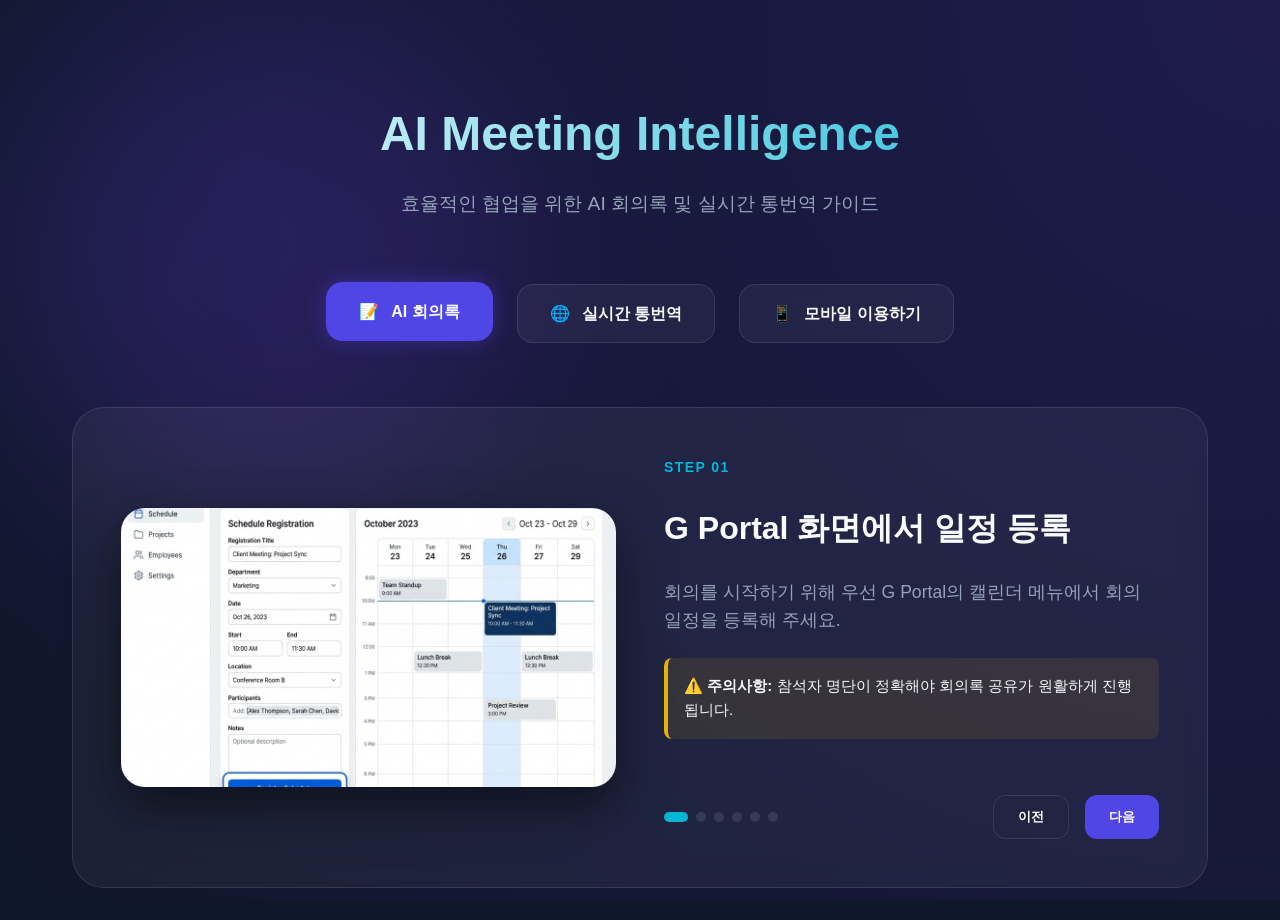
<file: index.html>
<!DOCTYPE html>
<html lang="ko">
<head>
    <meta charset="UTF-8">
    <meta name="viewport" content="width=device-width, initial-scale=1.0">
    <title>AI 회의록 & 실시간 통번역 도움말</title>
    <link rel="stylesheet" href="style.css">
</head>
<body>
    <div class="bg-blobs">
        <div class="blob"></div>
    </div>

    <div class="container">
        <header>
            <h1>AI Meeting Intelligence</h1>
            <p class="subtitle">효율적인 협업을 위한 AI 회의록 및 실시간 통번역 가이드</p>
        </header>

        <nav class="main-nav">
            <div class="nav-item active" onclick="switchSection('meeting-minutes')">
                <span>📝</span> AI 회의록
            </div>
            <div class="nav-item" onclick="switchSection('translation')">
                <span>🌐</span> 실시간 통번역
            </div>
            <div class="nav-item" onclick="switchSection('mobile')">
                <span>📱</span> 모바일 이용하기
            </div>
        </nav>

        <!-- AI Meeting Minutes Section -->
        <section id="meeting-minutes" class="content-section active">
            <div id="minutes-guide" class="step-guide">
                <div class="step-image-container">
                    <img id="step-img" src="assets/images/step1.png" alt="Step Image" class="step-image">
                </div>
                <div class="step-content">
                    <div id="step-num" class="step-number">STEP 01</div>
                    <h2 id="step-title" class="step-title">G Portal 화면에서 일정 등록</h2>
                    <p id="step-desc" class="step-description">회의를 시작하기 위해 우선 G Portal의 캘린더 메뉴에서 회의 일정을 등록해 주세요.</p>
                    <div id="step-caution" class="caution-box">
                        <strong>⚠️ 주의사항:</strong> 참석자 명단이 정확해야 회의록 공유가 원활하게 진행됩니다.
                    </div>
                    
                    <div class="controls">
                        <div class="progress-dots" id="dots">
                            <!-- Generated by JS -->
                        </div>
                        <div style="display: flex; gap: 1rem;">
                            <button class="btn btn-outline" id="prev-btn" onclick="changeStep(-1)">이전</button>
                            <button class="btn btn-primary" id="next-btn" onclick="changeStep(1)">다음</button>
                        </div>
                    </div>
                </div>
            </div>
        </section>

        <!-- Placeholder Sections for other menus -->
        <section id="translation" class="content-section">
            <div class="step-guide">
                <div class="step-image-container">
                    <img src="assets/images/step3.png" alt="Translation" class="step-image">
                </div>
                <div class="step-content">
                    <div class="step-number">GUIDE</div>
                    <h2 class="step-title">실시간 통번역 활성화</h2>
                    <p class="step-description">Webex 회의 중 하단의 '자막' 아이콘을 클릭하여 실시간 통번역 기능을 켤 수 있습니다. 지원되는 100여 개 언어 중 원하는 언어를 선택하세요.</p>
                    <div class="caution-box">
                        <strong>💡 Tip:</strong> 말하는 사람의 언어와 듣는 사람의 언어를 각각 설정할 수 있습니다.
                    </div>
                </div>
            </div>
        </section>

        <section id="mobile" class="content-section">
            <div class="step-guide">
                <div class="step-image-container">
                    <img src="assets/images/hero_bg.png" alt="Mobile" class="step-image">
                </div>
                <div class="step-content">
                    <div class="step-number">GUIDE</div>
                    <h2 class="step-title">모바일 Webex 앱 활용</h2>
                    <p class="step-description">이동 중에도 스마트폰의 Webex 앱을 통해 AI 회의록과 통번역 기능을 동일하게 이용할 수 있습니다.</p>
                    <div class="caution-box">
                        <strong>📱 참고:</strong> 데이터 환경에 따라 통번역 속도가 차이 날 수 있으니 Wi-Fi 사용을 권장합니다.
                    </div>
                </div>
            </div>
        </section>
    </div>

    <script src="script.js"></script>
</body>
</html>
</file>
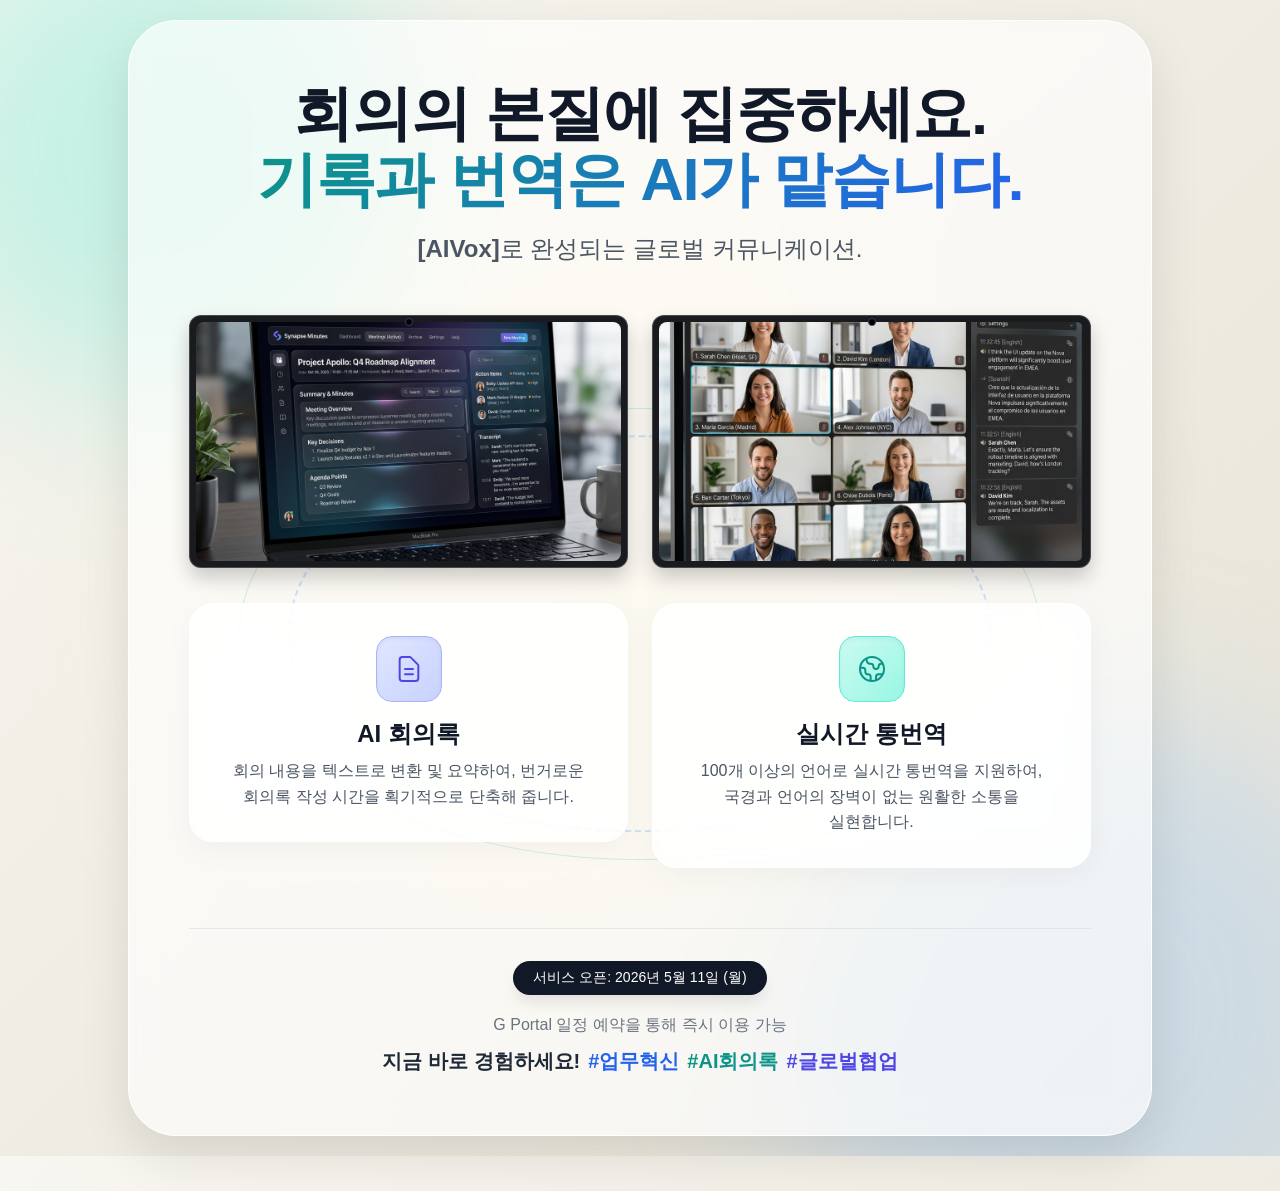
<file: bullet.html>
<!DOCTYPE html>
<html lang="ko">
<head>
    <meta charset="UTF-8">
    <meta name="viewport" content="width=device-width, initial-scale=1.0">
    <title>AIVox 서비스 오픈 안내</title>
    <style>
        /* 오프라인용 시스템 폰트 */
        body {
            font-family: 'Pretendard', -apple-system, BlinkMacSystemFont, "Segoe UI", Roboto, "Helvetica Neue", Arial, "Noto Sans KR", "Malgun Gothic", sans-serif;
            background: linear-gradient(135deg, #f8f6f0 0%, #e6e2d6 100%);
            margin: 0;
            display: flex;
            align-items: center;
            justify-content: center;
            min-height: 100vh;
            padding: 20px;
            color: #1a1b1e;
            overflow-x: hidden;
            position: relative;
        }

        /* 배경 장식용 빛 효과 (Glow / Blob) - 밝은 테마에 맞춤 */
        .bg-blobs {
            position: absolute;
            top: 0;
            left: 0;
            width: 100%;
            height: 100%;
            z-index: -1;
            overflow: hidden;
        }

        .blob {
            position: absolute;
            border-radius: 50%;
            mix-blend-mode: multiply;
            filter: blur(80px);
            animation: pulse-slow 4s cubic-bezier(0.4, 0, 0.6, 1) infinite alternate;
        }

        .blob-1 {
            width: 500px;
            height: 500px;
            background: rgba(94, 234, 212, 0.3); /* teal-300 */
            top: -100px;
            left: -100px;
        }

        .blob-2 {
            width: 600px;
            height: 600px;
            background: rgba(147, 197, 253, 0.3); /* blue-300 */
            bottom: -150px;
            right: -100px;
            animation-delay: 2s;
        }

        .blob-3 {
            width: 800px;
            height: 800px;
            background: rgba(254, 243, 199, 0.4); /* amber-100 */
            top: 50%;
            left: 50%;
            transform: translate(-50%, -50%);
            filter: blur(100px);
            animation: none; /* 중앙은 고정 */
        }

        @keyframes pulse-slow {
            0% { transform: scale(1); opacity: 0.8; }
            100% { transform: scale(1.1); opacity: 1; }
        }

        /* 메인 컨테이너 */
        .main-container {
            max-width: 1024px;
            width: 100%;
            background: rgba(255, 255, 255, 0.65);
            backdrop-filter: blur(16px);
            -webkit-backdrop-filter: blur(16px);
            border-radius: 3rem;
            border: 1px solid rgba(255, 255, 255, 1);
            box-shadow: 0 20px 50px rgba(0,0,0,0.1);
            position: relative;
            z-index: 10;
            padding: 60px;
            box-sizing: border-box;
            display: flex;
            flex-direction: column;
            align-items: center;
        }

        /* 상단 헤더 */
        header {
            text-align: center;
            margin-bottom: 50px;
            width: 100%;
        }

        .design-system-tag {
            display: flex;
            justify-content: space-between;
            font-size: 0.75rem;
            font-weight: 700;
            letter-spacing: 0.1em;
            color: #9ca3af;
            text-transform: uppercase;
            margin-bottom: 30px;
        }

        h1 {
            font-size: 3.75rem;
            font-weight: 900;
            color: #111827;
            line-height: 1.1;
            margin: 0 0 20px 0;
            word-break: keep-all;
            letter-spacing: -0.02em;
        }

        .gradient-text {
            background: linear-gradient(135deg, #0d9488 0%, #2563eb 100%);
            -webkit-background-clip: text;
            -webkit-text-fill-color: transparent;
        }

        .subtitle {
            font-size: 1.5rem;
            color: #4b5563;
            font-weight: 500;
            word-break: keep-all;
            margin: 0;
        }
        
        /* 움직이는 데이터 흐름 곡선 고리 (배경 효과) */
        .ring-bg-container {
            position: absolute;
            top: 55%;
            left: 50%;
            width: 100%;
            height: 100%;
            transform: translate(-50%, -50%);
            z-index: 0;
            pointer-events: none;
            display: flex;
            justify-content: center;
            align-items: center;
        }

        .ring-1 {
            position: absolute;
            top: 50%;
            left: 50%;
            width: 95%;
            max-width: 800px;
            aspect-ratio: 16/9;
            border-radius: 50%;
            border: 1px solid rgba(20, 184, 166, 0.2);
            transform: translate(-50%, -50%);
            animation: spin-reverse 25s linear infinite;
        }

        .ring-2 {
            position: absolute;
            top: 50%;
            left: 50%;
            width: 80%;
            max-width: 700px;
            aspect-ratio: 16/9;
            border-radius: 50%;
            border: 2px dashed rgba(96, 165, 250, 0.3);
            transform: translate(-50%, -50%);
            animation: spin 20s linear infinite;
        }

        @keyframes spin { 100% { transform: translate(-50%, -50%) rotate(360deg); } }
        @keyframes spin-reverse { 100% { transform: translate(-50%, -50%) rotate(-360deg); } }

          /* 카드 내 모니터 그래픽 스타일 */
        .card-monitor {
            width: 100%;
            box-sizing: border-box;
            background: #1a1b1e;
            border-radius: 12px;
            padding: 6px;
            box-shadow: 0 10px 20px rgba(0, 0, 0, 0.2);
            border: 1px solid rgba(255, 255, 255, 0.2);
            position: relative;
            margin-bottom: 15px;
            transition: transform 0.3s ease;
        }

        .card:hover .card-monitor {
            transform: translateY(-5px) scale(1.02);
        }

        .card-monitor-camera {
            position: absolute;
            top: 2px;
            left: 50%;
            transform: translateX(-50%);
            width: 6px;
            height: 6px;
            background: #000;
            border-radius: 50%;
            border: 1px solid #374151;
            z-index: 20;
        }

        .card-monitor-display {
            width: 100%;
            aspect-ratio: 16 / 9;
            background: #000;
            border-radius: 8px;
            overflow: hidden;
            position: relative;
        }

        .card-monitor-display img {
            width: 100%;
            height: 100%;
            object-fit: cover;
            display: block;
        }

        /* 주요 기능 카드 섹션 */
        .feature-grid {
            display: grid;
            grid-template-columns: 1fr 1fr;
            gap: 24px;
            width: 100%;
            margin-bottom: 60px;
        }

        .card {
            width: 100%;
            box-sizing: border-box;
            background: rgba(255, 255, 255, 0.8);
            backdrop-filter: blur(24px);
            border-radius: 24px;
            padding: 32px;
            box-shadow: 0 8px 30px rgba(0,0,0,0.04);
            border: 1px solid white;
            display: flex;
            flex-direction: column;
            align-items: center;
            text-align: center;
            gap: 16px;
            transition: transform 0.3s ease;
        }

        .card:hover {
            transform: translateY(-5px);
        }

        .card-icon {
            width: 64px;
            height: 64px;
            flex-shrink: 0;
            border-radius: 16px;
            display: flex;
            align-items: center;
            justify-content: center;
            box-shadow: inset 0 2px 4px rgba(0,0,0,0.05);
            transition: transform 0.3s ease;
        }
        
        .card:hover .card-icon {
            transform: scale(1.1);
        }

        .icon-indigo {
            background: linear-gradient(135deg, #e0e7ff, #c7d2fe);
            border: 1px solid #a5b4fc;
            color: #4f46e5;
        }

        .icon-teal {
            background: linear-gradient(135deg, #ccfbf1, #99f6e4);
            border: 1px solid #5eead4;
            color: #0d9488;
        }

        .card-content h3 {
            font-size: 1.5rem;
            font-weight: 700;
            color: #111827;
            margin: 0 0 8px 0;
        }

        .card-content p {
            font-size: 1rem;
            color: #4b5563;
            line-height: 1.6;
            margin: 0;
            word-break: keep-all;
        }

        /* 하단 푸터 */
        footer {
            width: 100%;
            text-align: center;
            border-top: 1px solid rgba(209, 213, 219, 0.5);
            padding-top: 32px;
        }

        .badge {
            display: inline-block;
            background: #111827;
            color: white;
            padding: 8px 20px;
            border-radius: 9999px;
            font-size: 0.875rem;
            font-weight: 500;
            margin-bottom: 20px;
            box-shadow: 0 10px 15px -3px rgba(0, 0, 0, 0.1);
        }

        .footer-text {
            color: #6b7280;
            font-weight: 500;
            margin: 0 0 12px 0;
        }

        .hashtags {
            display: flex;
            flex-wrap: wrap;
            justify-content: center;
            gap: 8px;
            font-size: 1.25rem;
            font-weight: 700;
        }

        .hashtags span:first-child { color: #1f2937; }
        .hash-blue { color: #2563eb; }
        .hash-teal { color: #0d9488; }
        .hash-indigo { color: #4f46e5; }

        @media (max-width: 768px) {
            .main-container { padding: 30px; border-radius: 2rem; }
            h1 { font-size: 2.5rem; }
            .feature-grid { grid-template-columns: 1fr; }
            .card { flex-direction: column; align-items: center; text-align: center; }
            .ring-1, .ring-2 { aspect-ratio: 1; }
        }
    </style>
</head>
<body>
    <!-- 움직이는 곡선 배경 (Glow 효과) -->
    <div class="bg-blobs">
        <div class="blob blob-1"></div>
        <div class="blob blob-2"></div>
        <div class="blob blob-3"></div>
    </div>

    <!-- 메인 컨테이너 -->
    <main class="main-container">
        
        <!-- 회전하는 고리 (곡선 애니메이션 배경) -->
        <div class="ring-bg-container">
            <div class="ring-1"></div>
            <div class="ring-2"></div>
        </div>

        <header>
            <h1>
                회의의 본질에 집중하세요.<br/>
                <span class="gradient-text">기록과 번역은 AI가 맡습니다.</span>
            </h1>
            <p class="subtitle">
                <strong>[AIVox]</strong>로 완성되는 글로벌 커뮤니케이션.
            </p>
        </header>


        <!-- 주요 기능 카드 섹션 -->
        <div class="feature-grid">
            
            <!-- AI 회의록 영역 -->
            <div class="feature-column" style="display: flex; flex-direction: column; gap: 20px;">
                <!-- 모니터 그래픽: 하얀 상자 위로 이동 -->
                <div class="card-monitor">
                    <div class="card-monitor-camera"></div>
                    <div class="card-monitor-display">
                        <img src="assets/images/ai_minutes.png" alt="AIVox Meeting Minutes">
                    </div>
                </div>

                <!-- 하얀 상자 (텍스트 영역) -->
                <div class="card">
                    <div class="card-icon icon-indigo">
                        <svg style="width:32px;height:32px" fill="none" stroke="currentColor" viewBox="0 0 24 24">
                            <path stroke-linecap="round" stroke-linejoin="round" stroke-width="1.5" d="M9 12h6m-6 4h6m2 5H7a2 2 0 01-2-2V5a2 2 0 012-2h5.586a1 1 0 01.707.293l5.414 5.414a1 1 0 01.293.707V19a2 2 0 01-2 2z"></path>
                        </svg>
                    </div>
                    <div class="card-content">
                        <h3>AI 회의록</h3>
                        <p>회의 내용을 텍스트로 변환 및 요약하여, 번거로운 회의록 작성 시간을 획기적으로 단축해 줍니다.</p>
                    </div>
                </div>
            </div>

            <!-- 실시간 통번역 영역 -->
            <div class="feature-column" style="display: flex; flex-direction: column; gap: 20px;">
                <!-- 모니터 그래픽: 하얀 상자 위로 이동 -->
                <div class="card-monitor">
                    <div class="card-monitor-camera"></div>
                    <div class="card-monitor-display">
                        <img src="assets/images/webex_monitor_screen.png" alt="AIVox Real-time Translation">
                    </div>
                </div>

                <!-- 하얀 상자 (텍스트 영역) -->
                <div class="card">
                    <div class="card-icon icon-teal">
                        <svg style="width:32px;height:32px" fill="none" stroke="currentColor" viewBox="0 0 24 24">
                            <path stroke-linecap="round" stroke-linejoin="round" stroke-width="1.5" d="M3.055 11H5a2 2 0 012 2v1a2 2 0 002 2 2 2 0 012 2v2.945M8 3.935V5.5A2.5 2.5 0 0010.5 8h.5a2 2 0 012 2 2 2 0 104 0 2 2 0 012-2h1.064M15 20.488V18a2 2 0 012-2h3.064M21 12a9 9 0 11-18 0 9 9 0 0118 0z"></path>
                        </svg>
                    </div>
                    <div class="card-content">
                        <h3>실시간 통번역</h3>
                        <p>100개 이상의 언어로 실시간 통번역을 지원하여, 국경과 언어의 장벽이 없는 원활한 소통을 실현합니다.</p>
                    </div>
                </div>
            </div>

        </div>

        <!-- 하단 푸터 -->
        <footer>
            <div class="badge">
                서비스 오픈: 2026년 5월 11일 (월)
            </div>
            <p class="footer-text">G Portal 일정 예약을 통해 즉시 이용 가능</p>
            <div class="hashtags">
                <span>지금 바로 경험하세요!</span>
                <span class="hash-blue">#업무혁신</span>
                <span class="hash-teal">#AI회의록</span>
                <span class="hash-indigo">#글로벌협업</span>
            </div>
        </footer>

    </main>

</body>
</html>
</file>
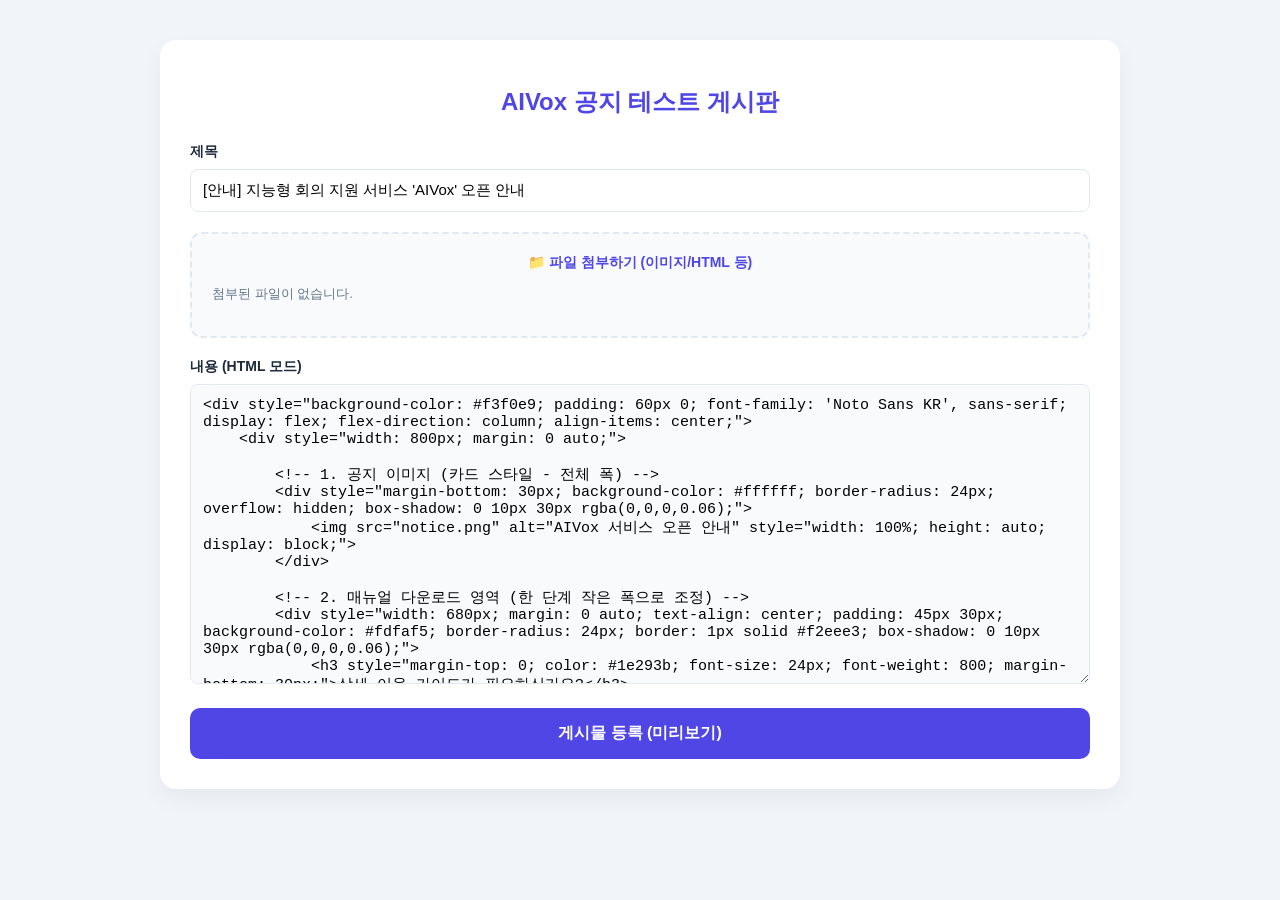
<file: test_board.html>
<!DOCTYPE html>
<html lang="ko">
<head>
    <meta charset="UTF-8">
    <meta name="viewport" content="width=device-width, initial-scale=1.0">
    <title>AIVox 테스트 게시판</title>
    <style>
        :root {
            --primary: #4f46e5;
            --primary-hover: #4338ca;
            --bg: #f1f5f9;
            --card-bg: #ffffff;
            --text: #1e293b;
            --text-muted: #64748b;
            --border: #e2e8f0;
        }

        body {
            font-family: 'Pretendard', -apple-system, BlinkMacSystemFont, "Segoe UI", Roboto, sans-serif;
            background-color: var(--bg);
            color: var(--text);
            margin: 0;
            padding: 20px;
            display: flex;
            flex-direction: column;
            align-items: center;
        }

        .board-container {
            width: 100%;
            max-width: 900px;
            background: var(--card-bg);
            border-radius: 16px;
            box-shadow: 0 10px 25px rgba(0,0,0,0.05);
            padding: 30px;
            margin-top: 20px;
        }

        h1 {
            font-size: 24px;
            font-weight: 800;
            margin-bottom: 25px;
            color: var(--primary);
            text-align: center;
        }

        .form-group {
            margin-bottom: 20px;
        }

        label {
            display: block;
            font-weight: 600;
            margin-bottom: 8px;
            font-size: 14px;
        }

        input[type="text"], textarea {
            width: 100%;
            padding: 12px;
            border: 1px solid var(--border);
            border-radius: 8px;
            font-size: 15px;
            box-sizing: border-box;
        }

        textarea {
            height: 300px;
            font-family: 'Courier New', Courier, monospace;
            background: #f8fafc;
            resize: vertical;
        }

        .file-upload-section {
            background: #f8fafc;
            border: 2px dashed var(--border);
            border-radius: 12px;
            padding: 20px;
            text-align: center;
            margin-bottom: 20px;
        }

        .file-list {
            margin-top: 10px;
            text-align: left;
            font-size: 13px;
            color: var(--text-muted);
        }

        .file-item {
            display: flex;
            justify-content: space-between;
            align-items: center;
            padding: 5px 0;
            border-bottom: 1px solid #edf2f7;
        }

        .btn-post {
            width: 100%;
            padding: 15px;
            background: var(--primary);
            color: white;
            border: none;
            border-radius: 10px;
            font-size: 16px;
            font-weight: 700;
            cursor: pointer;
            transition: background 0.2s;
        }

        .btn-post:hover {
            background: var(--primary-hover);
        }

        /* 게시물 보기 영역 */
        #post-preview {
            display: none;
            margin-top: 40px;
            border-top: 2px solid var(--border);
            padding-top: 30px;
            width: 100%;
        }

        .preview-header {
            margin-bottom: 20px;
            padding-bottom: 15px;
            border-bottom: 1px solid var(--border);
        }

        .attachment-badge {
            display: inline-block;
            background: #e2e8f0;
            padding: 4px 10px;
            border-radius: 20px;
            font-size: 12px;
            margin-right: 8px;
            color: #475569;
        }

        .post-content-render {
            background: #fff;
            padding: 20px;
            border: 1px solid #eee;
            border-radius: 8px;
        }

        .alert {
            padding: 12px;
            background: #dcfce7;
            color: #166534;
            border-radius: 8px;
            margin-bottom: 20px;
            font-size: 14px;
            display: none;
        }
    </style>
</head>
<body>

    <div class="board-container">
        <h1>AIVox 공지 테스트 게시판</h1>
        
        <div id="success-alert" class="alert">게시물이 성공적으로 등록되었습니다! (테스트 모드)</div>

        <div class="form-group">
            <label>제목</label>
            <input type="text" id="post-title" placeholder="공지사항 제목을 입력하세요" value="[안내] 지능형 회의 지원 서비스 'AIVox' 오픈 안내">
        </div>

        <div class="file-upload-section">
            <label style="cursor: pointer; color: var(--primary);">
                <strong>📁 파일 첨부하기 (이미지/HTML 등)</strong>
                <input type="file" id="file-input" multiple style="display: none;">
            </label>
            <div id="file-display" class="file-list">
                <p>첨부된 파일이 없습니다.</p>
            </div>
        </div>

        <div class="form-group">
            <label>내용 (HTML 모드)</label>
            <textarea id="post-html-content" placeholder="HTML 코드를 입력하세요..."></textarea>
        </div>

        <button class="btn-post" onclick="renderPost()">게시물 등록 (미리보기)</button>
    </div>

    <!-- 실제 게시판처럼 렌더링되는 영역 -->
    <div id="post-preview" class="board-container">
        <div class="preview-header">
            <h2 id="view-title" style="margin: 0 0 10px 0;"></h2>
            <div id="view-attachments"></div>
        </div>
        <div id="view-content" class="post-content-render">
            <!-- HTML 내용이 여기에 주입됨 -->
        </div>
        <div style="margin-top: 30px; text-align: center;">
            <button class="btn-post" style="background: #64748b; width: auto;" onclick="window.scrollTo({top: 0, behavior: 'smooth'})">상단으로 이동</button>
        </div>
    </div>

    <script>
        const fileInput = document.getElementById('file-input');
        const fileDisplay = document.getElementById('file-display');
        const htmlContentArea = document.getElementById('post-html-content');
        
        let attachedFiles = [];

        // 초기 기본 템플릿 로드 (사용자에게 제공했던 코드)
        const defaultTemplate = `<div style="background-color: #f3f0e9; padding: 60px 0; font-family: 'Noto Sans KR', sans-serif; display: flex; flex-direction: column; align-items: center;">
    <div style="width: 800px; margin: 0 auto;">
        
        <!-- 1. 공지 이미지 (카드 스타일 - 전체 폭) -->
        <div style="margin-bottom: 30px; background-color: #ffffff; border-radius: 24px; overflow: hidden; box-shadow: 0 10px 30px rgba(0,0,0,0.06);">
            <img src="notice.png" alt="AIVox 서비스 오픈 안내" style="width: 100%; height: auto; display: block;">
        </div>

        <!-- 2. 매뉴얼 다운로드 영역 (한 단계 작은 폭으로 조정) -->
        <div style="width: 680px; margin: 0 auto; text-align: center; padding: 45px 30px; background-color: #fdfaf5; border-radius: 24px; border: 1px solid #f2eee3; box-shadow: 0 10px 30px rgba(0,0,0,0.06);">
            <h3 style="margin-top: 0; color: #1e293b; font-size: 24px; font-weight: 800; margin-bottom: 30px;">상세 이용 가이드가 필요하신가요?</h3>
            
            <a href="manual_extracted.html" download="AIVox_manual.html" 
               style="display: inline-block; background: linear-gradient(135deg, #4f46e5 0%, #06b6d4 100%); color: #ffffff; padding: 18px 45px; text-decoration: none; border-radius: 15px; font-weight: 700; font-size: 18px; box-shadow: 0 10px 20px rgba(79, 70, 229, 0.2);">
                📘 사용자 매뉴얼 다운로드 (HTML)
            </a>
        </div>

    </div>
</div>`;

        htmlContentArea.value = defaultTemplate;

        fileInput.addEventListener('change', function(e) {
            fileDisplay.innerHTML = '';
            attachedFiles = Array.from(e.target.files);
            
            if(attachedFiles.length === 0) {
                fileDisplay.innerHTML = '<p>첨부된 파일이 없습니다.</p>';
                return;
            }

            attachedFiles.forEach(file => {
                const item = document.createElement('div');
                item.className = 'file-item';
                item.innerHTML = `<span>📄 ${file.name}</span> <span>(${(file.size/1024).toFixed(1)} KB)</span>`;
                fileDisplay.appendChild(item);
            });
        });

        function renderPost() {
            const title = document.getElementById('post-title').value;
            const content = document.getElementById('post-html-content').value;
            const previewSection = document.getElementById('post-preview');
            const alert = document.getElementById('success-alert');

            document.getElementById('view-title').innerText = title;
            
            // 첨부파일 배지 생성
            const attachmentArea = document.getElementById('view-attachments');
            attachmentArea.innerHTML = '';
            attachedFiles.forEach(file => {
                const badge = document.createElement('span');
                badge.className = 'attachment-badge';
                badge.innerText = `📎 ${file.name}`;
                attachmentArea.appendChild(badge);
            });

            // HTML 렌더링
            document.getElementById('view-content').innerHTML = content;

            // 표시
            previewSection.style.display = 'block';
            alert.style.display = 'block';
            
            window.scrollTo({
                top: previewSection.offsetTop - 20,
                behavior: 'smooth'
            });

            setTimeout(() => { alert.style.display = 'none'; }, 3000);
        }
    </script>
</body>
</html>
</file>
<file: style.css>
/* 구글 폰트 대신 시스템 폰트 스택 사용 (오프라인 최적화) */
:root {
    --primary-color: #4f46e5;
    --secondary-color: #9333ea;
    --accent-color: #06b6d4;
    --bg-dark: #0f172a;
    --text-light: #f8fafc;
    --text-muted: #94a3b8;
    --glass-bg: rgba(255, 255, 255, 0.05);
    --glass-border: rgba(255, 255, 255, 0.1);
    --glass-blur: blur(12px);
    --transition: all 0.3s cubic-bezier(0.4, 0, 0.2, 1);
}

* {
    margin: 0;
    padding: 0;
    box-sizing: border-box;
}

body {
    font-family: 'Pretendard', -apple-system, BlinkMacSystemFont, "Segoe UI", Roboto, "Helvetica Neue", Arial, "Noto Sans KR", "Malgun Gothic", sans-serif;
    background-color: var(--bg-dark);
    color: var(--text-light);
    line-height: 1.6;
    overflow-x: hidden;
    min-height: 100vh;
}

/* Background Animation */
.bg-blobs {
    position: fixed;
    top: 0;
    left: 0;
    width: 100%;
    height: 100%;
    z-index: -1;
    overflow: hidden;
    background: radial-gradient(circle at top right, #1e1b4b, #0f172a);
}

.blob {
    position: absolute;
    width: 40vw;
    height: 40vw;
    background: linear-gradient(135deg, var(--primary-color), var(--secondary-color));
    filter: blur(100px);
    border-radius: 50%;
    opacity: 0.2;
    animation: move 20s infinite alternate;
}

@keyframes move {
    from { transform: translate(-10%, -10%); }
    to { transform: translate(20%, 20%); }
}

/* Layout */
.container {
    max-width: 1200px;
    margin: 0 auto;
    padding: 2rem;
}

header {
    text-align: center;
    padding: 4rem 0;
}

h1 {
    font-size: 3rem;
    font-weight: 700;
    background: linear-gradient(to right, #fff, var(--accent-color));
    -webkit-background-clip: text;
    -webkit-text-fill-color: transparent;
    margin-bottom: 1rem;
}

.subtitle {
    color: var(--text-muted);
    font-size: 1.2rem;
}

/* Navigation Menu */
.main-nav {
    display: flex;
    justify-content: center;
    gap: 1.5rem;
    margin-bottom: 4rem;
}

.nav-item {
    background: var(--glass-bg);
    border: 1px solid var(--glass-border);
    padding: 1rem 2rem;
    border-radius: 1rem;
    cursor: pointer;
    transition: var(--transition);
    backdrop-filter: var(--glass-blur);
    font-weight: 600;
    display: flex;
    align-items: center;
    gap: 0.75rem;
}

.nav-item:hover, .nav-item.active {
    background: var(--primary-color);
    border-color: var(--primary-color);
    box-shadow: 0 0 20px rgba(79, 70, 229, 0.4);
    transform: translateY(-2px);
}

/* Content Area */
.content-section {
    display: none;
    animation: fadeIn 0.5s ease-out;
}

.content-section.active {
    display: block;
}

@keyframes fadeIn {
    from { opacity: 0; transform: translateY(20px); }
    to { opacity: 1; transform: translateY(0); }
}

/* Step Guide Component */
.step-guide {
    background: var(--glass-bg);
    border: 1px solid var(--glass-border);
    border-radius: 2rem;
    padding: 3rem;
    backdrop-filter: var(--glass-blur);
    display: grid;
    grid-template-columns: 1fr 1fr;
    gap: 3rem;
    align-items: center;
}

@media (max-width: 968px) {
    .step-guide {
        grid-template-columns: 1fr;
    }
    .main-nav {
        flex-direction: column;
    }
}

.step-image-container {
    position: relative;
    border-radius: 1.5rem;
    overflow: hidden;
    box-shadow: 0 20px 50px rgba(0,0,0,0.5);
    aspect-ratio: 16/9;
}

.step-image {
    width: 100%;
    height: 100%;
    object-fit: cover;
    transition: var(--transition);
}

.step-content {
    display: flex;
    flex-direction: column;
    gap: 1.5rem;
}

.step-number {
    font-size: 0.875rem;
    text-transform: uppercase;
    letter-spacing: 0.1em;
    color: var(--accent-color);
    font-weight: 700;
}

.step-title {
    font-size: 2rem;
    font-weight: 700;
}

.step-description {
    color: var(--text-muted);
    font-size: 1.1rem;
}

.caution-box {
    background: rgba(234, 179, 8, 0.1);
    border-left: 4px solid #eab308;
    padding: 1rem;
    border-radius: 0.5rem;
    font-size: 0.95rem;
}

/* Controls */
.controls {
    display: flex;
    justify-content: space-between;
    align-items: center;
    margin-top: 2rem;
}

.btn {
    padding: 0.75rem 1.5rem;
    border-radius: 0.75rem;
    border: none;
    cursor: pointer;
    font-weight: 600;
    transition: var(--transition);
}

.btn-primary {
    background: var(--primary-color);
    color: white;
}

.btn-primary:hover {
    filter: brightness(1.2);
}

.btn-outline {
    background: transparent;
    border: 1px solid var(--glass-border);
    color: white;
}

.btn-outline:hover {
    background: var(--glass-bg);
}

/* Progress Indicator */
.progress-dots {
    display: flex;
    gap: 0.5rem;
}

.dot {
    width: 10px;
    height: 10px;
    border-radius: 50%;
    background: var(--glass-border);
    transition: var(--transition);
}

.dot.active {
    background: var(--accent-color);
    width: 24px;
    border-radius: 5px;
}
</file>
